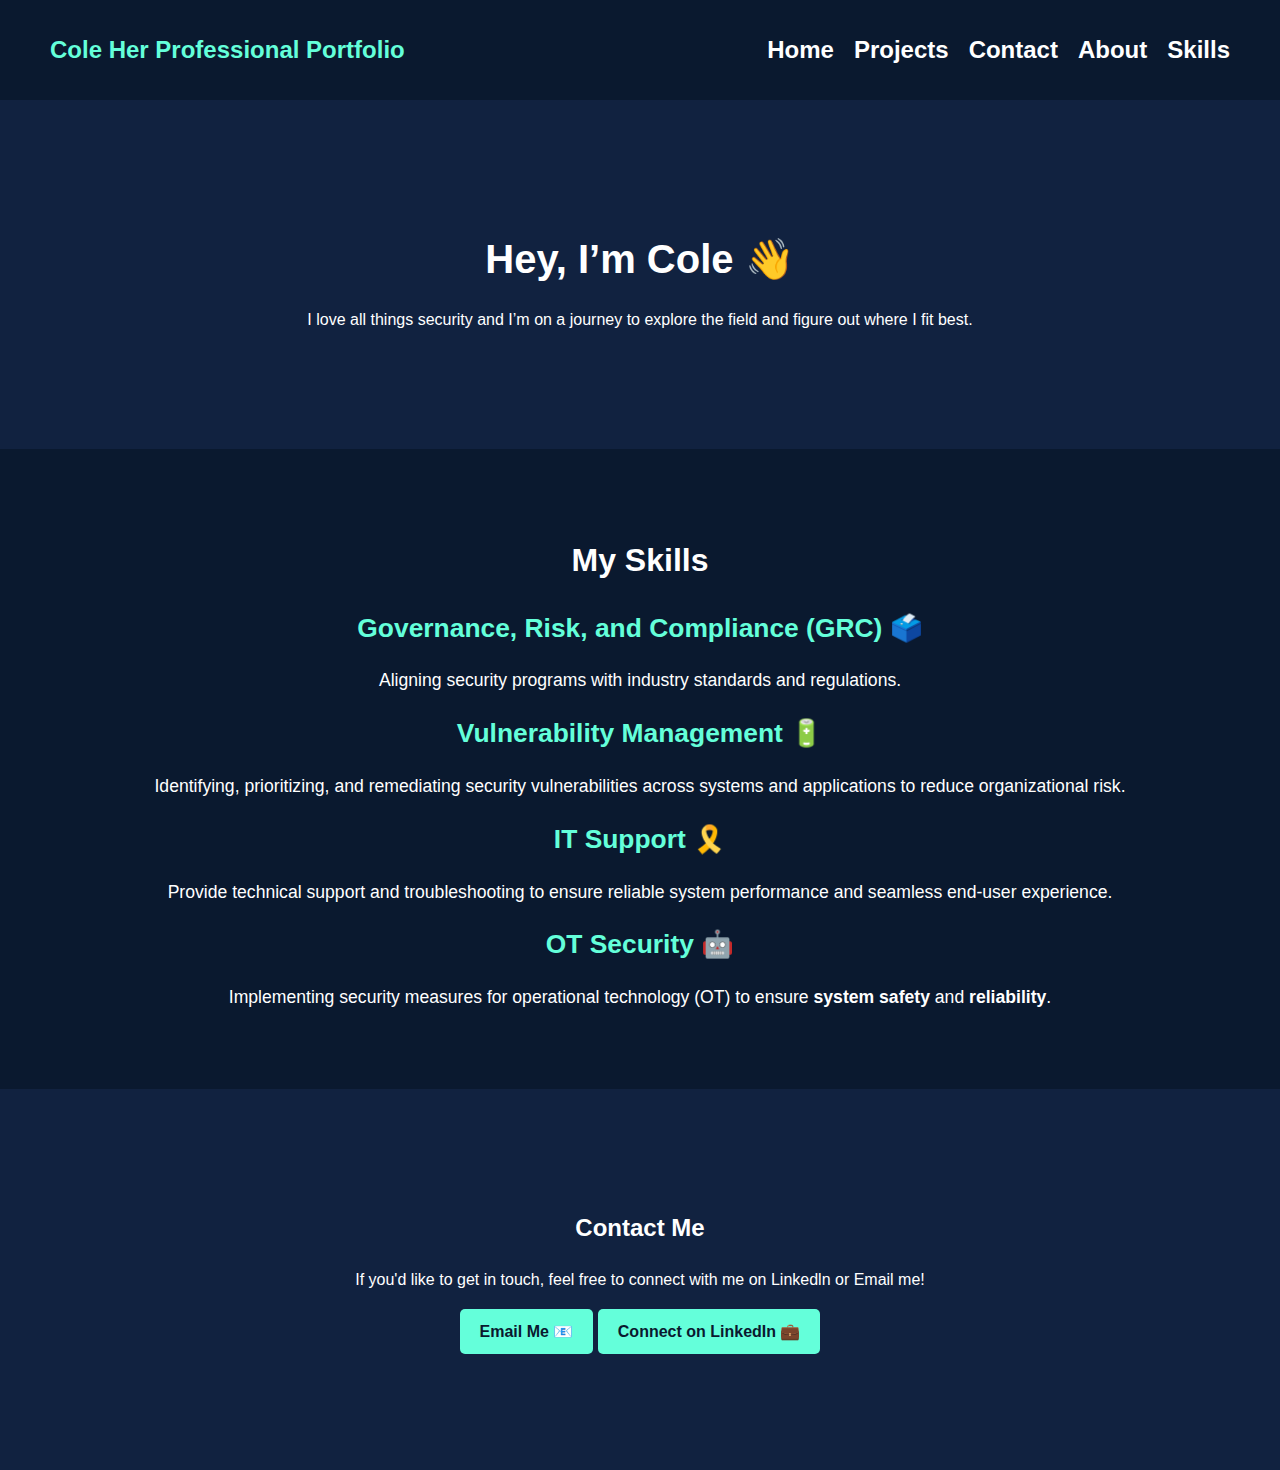
<file: index.html>
<!DOCTYPE html>
<html>
<head>
  <link rel="stylesheet" href="style1.css">
    <title>Cole Her Professional Portfolio</title>
</head>
<body>


 <nav class="navbar">
    <div class="logo">Cole Her Professional Portfolio</div>
    <ul class="nav-links">
      <li><a href="index.html">Home</a></li>
      <li class="dropdown">
        <a href="#Projects">Projects</a>
        <ul class="dropdown-content">
          <li><a href="Other.html">Groundwork</a></li>
          <li><a href="Red.html">Psychology</a></li>
        </ul>
      </li>
      <li><a href="index.html#contact">Contact</a></li>
      <li><a href="About.html">About</a></li>
      <li><a href="index.html#skills">Skills</a></li>
      </li>
    </ul>
  </nav>

 <!-- Hero Section -->
<section id="home" class="hero">
  <h1>Hey, I’m Cole 👋 </h1>
  <p>I love all things security and I’m on a journey to explore the field and figure out where I fit best.</p>

 
</section>

<!--Skills Section -->
<section id="skills" class="skills">
<h2>My Skills</h2>
<ul>
  <li>Governance, Risk, and Compliance (GRC) 🗳️</li>
  <p>Aligning security programs with industry standards and regulations.</p>
  <li>Vulnerability Management 🔋</li>
  <p>Identifying, prioritizing, and remediating security vulnerabilities across systems and applications to reduce organizational risk.</p>
  <li>IT Support 🎗️</li>
  <p>Provide technical support and troubleshooting to ensure reliable system performance and seamless end-user experience.</p>
  <li>OT Security 🤖</li>
  <p>Implementing security measures for operational technology (OT) to ensure <strong>system safety</strong> and <strong>reliability</strong>.</p>
</ul>
</section>

</section>
<section>
  <section id="contact">
    <h2>Contact Me</h2>
    <p>If you'd like to get in touch, feel free to connect with me on Linkedln or Email me!</p>
    <ul>
      <a href="mailto:coleher20@gmail.com" target="_blank" class="btn">Email Me 📧</a>
      <a href="https://www.linkedin.com/in/cole-yohan-her/" target="_blank" class="btn">Connect on LinkedIn 💼</a>

      
    </ul>
  </section>
</section>

</body>
</file>
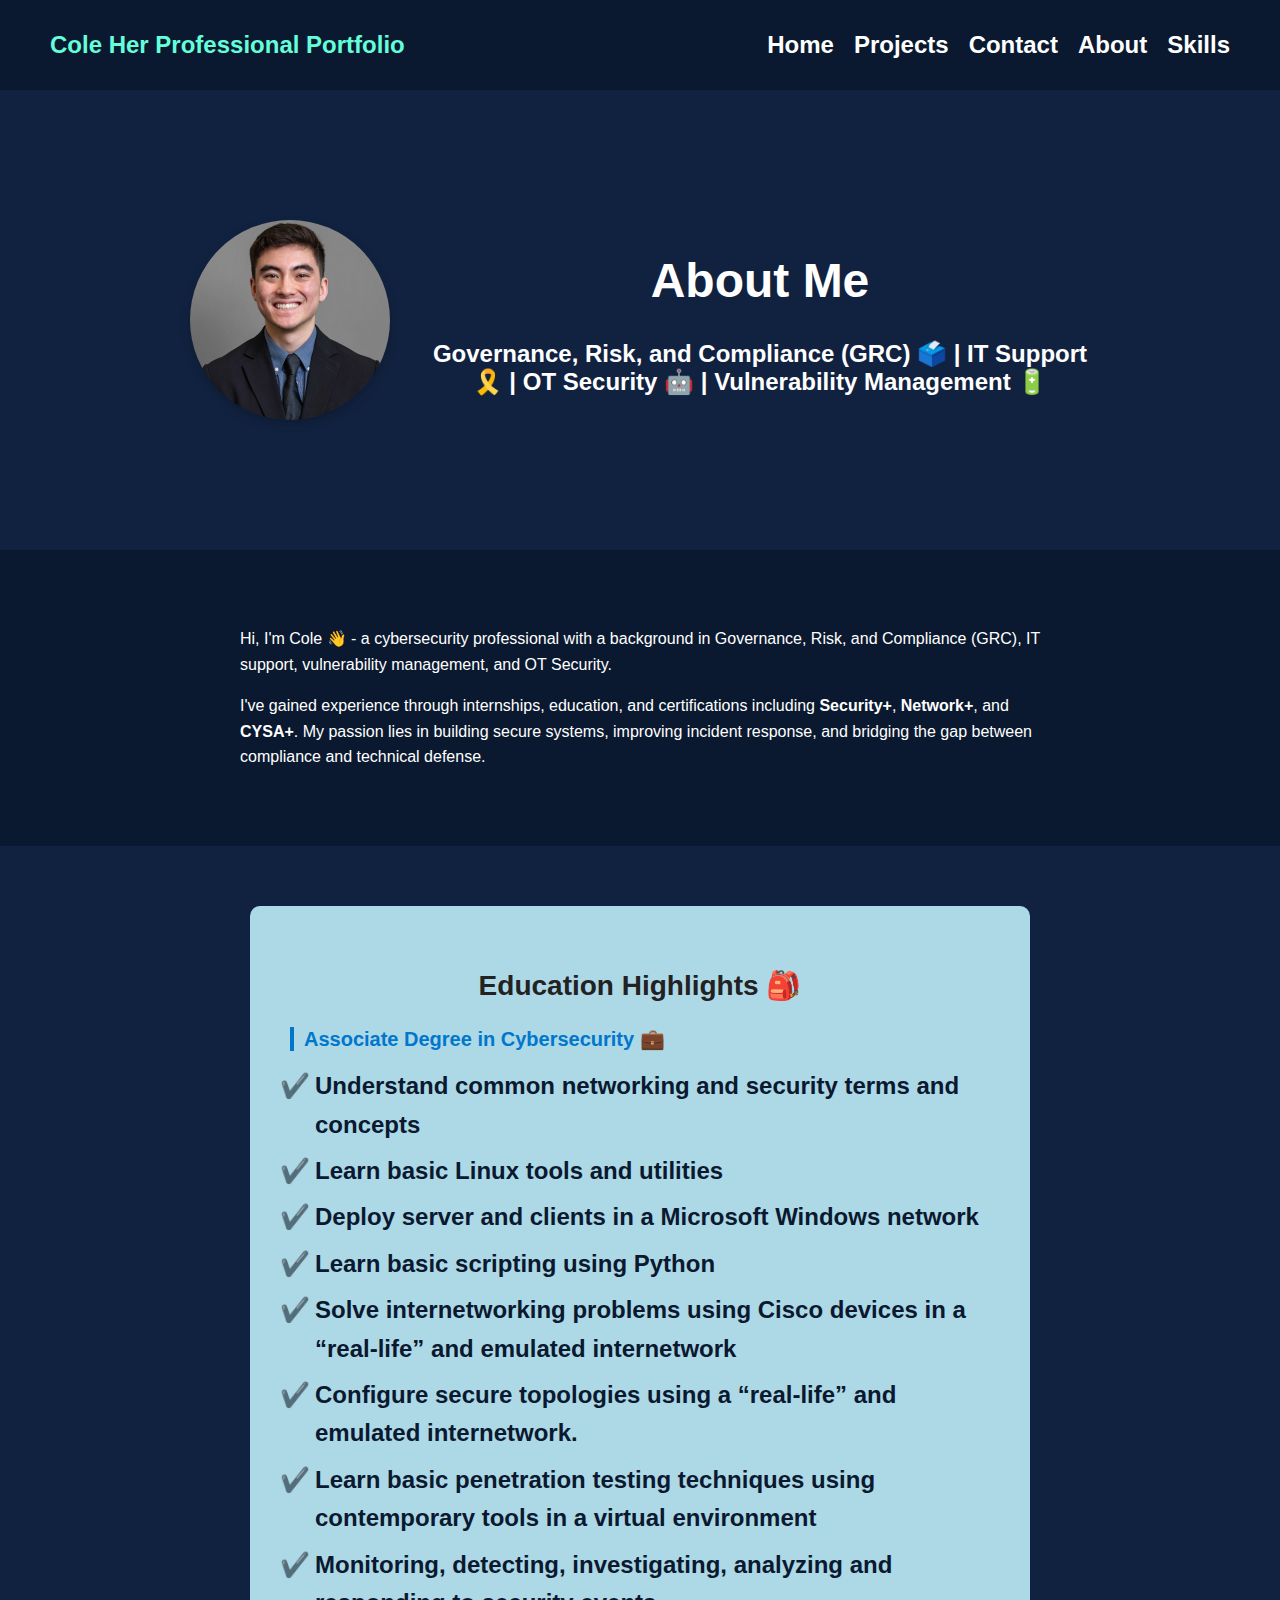
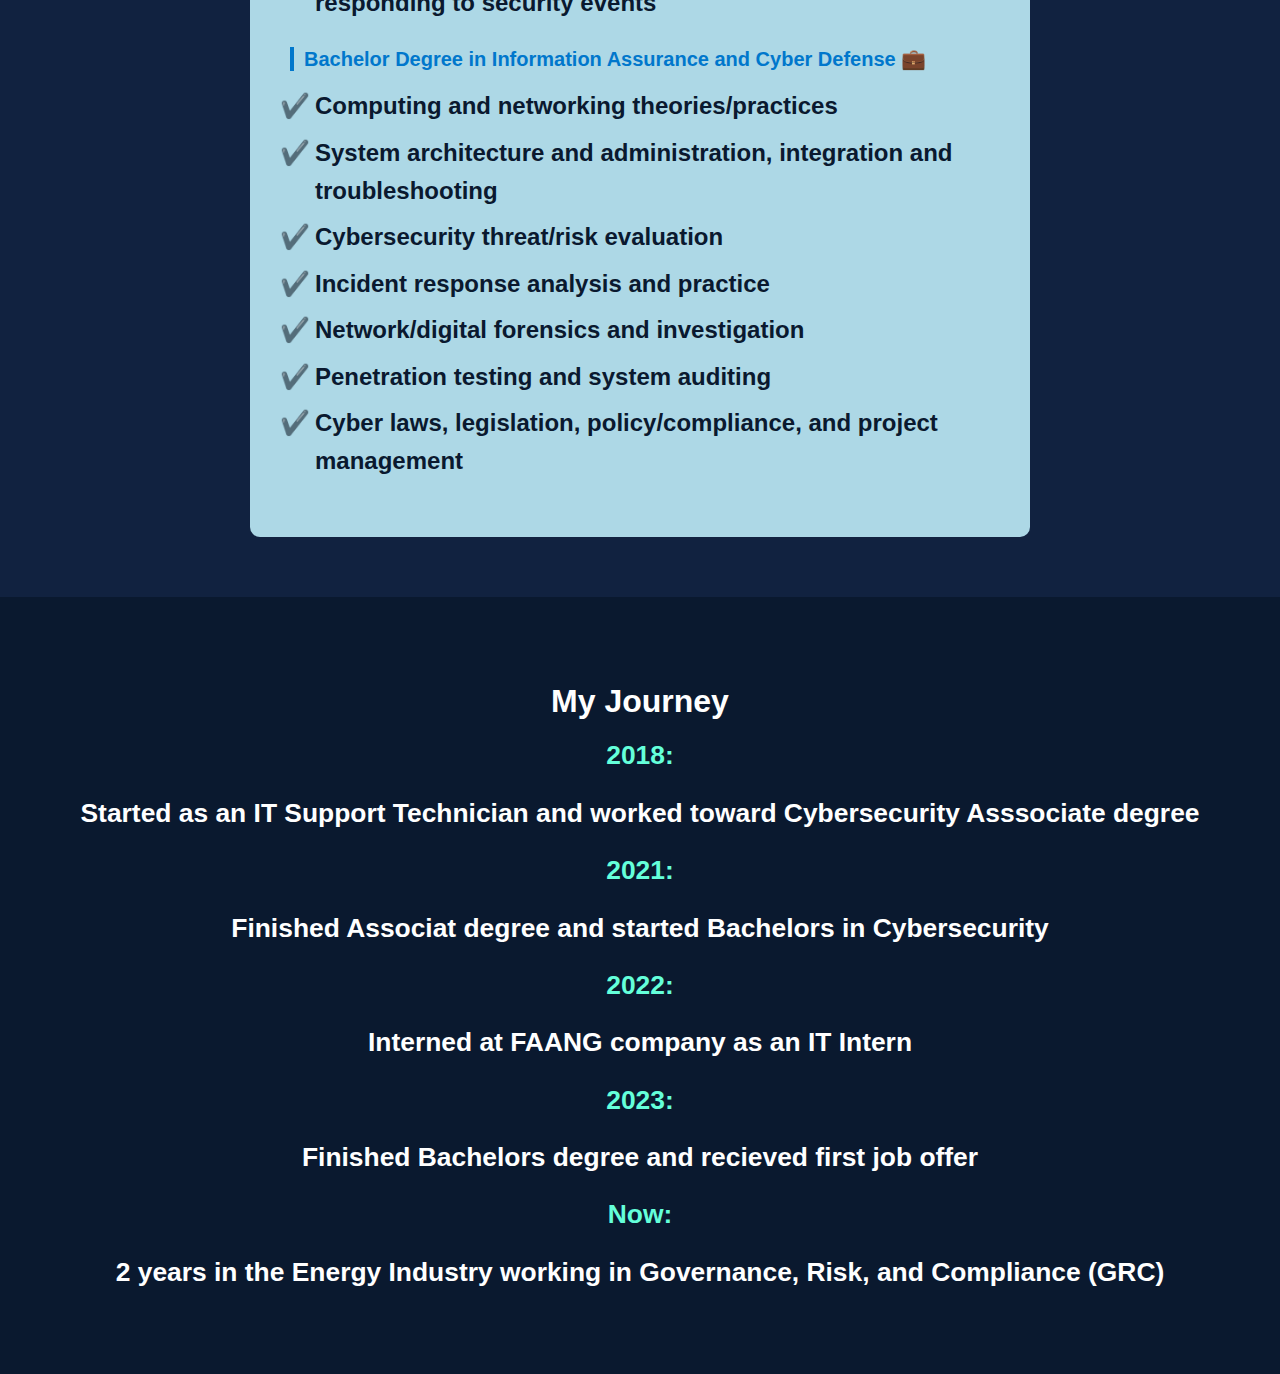
<file: About.html>
<!DOCTYPE html>
<link rel="stylesheet" href="style2.css">
<body>
<nav class="navbar">
 <div class="logo">Cole Her Professional Portfolio</div>
 <ul>
    
  <nav class="nav-links">
  <li><a href="index.html">Home</a></li>
  <li class="dropdown">
   <a href="#Projects">Projects</a>
    <ul class="dropdown-content">
      <li><a href="Other.html">Groundwork</a></li>
    </ul>
  </li>
  <li><a href="index.html#contact">Contact</a></li>
  <li><a href="About.html">About</a></li>
  <li><a href="index.html#skills">Skills</a></li>
  </ul>
</nav>

    <section class="about-hero">
        <div class="about-container">
            <img src="Me.jpg" alt="Cole's photo" class="profile-pic">
            <div class="about-text">
    <h1>About Me</h1>
    <p>Governance, Risk, and Compliance (GRC) 🗳️ | IT Support 🎗️ | OT Security 🤖 | Vulnerability Management 🔋</p>
      </div>
        </div>
    </section>
<section class="about-content">
    <p>
        Hi, I'm Cole 👋 - a cybersecurity professional with a background in Governance, Risk, and Compliance (GRC), IT support, vulnerability management, and OT Security.
    </p>
    <p>
        I've gained experience through internships, education, and certifications including <strong>Security+</strong>, <strong>Network+</strong>,
        and <strong>CYSA+</strong>. My passion lies in building secure systems, improving incident response, and bridging the gap between 
        compliance and technical defense.
    </p>
</section>

<section class="light">
<section id="highlights">
    <h2>Education Highlights 🎒</h2>
    <div class="degree">
        <h3><strong>Associate Degree in Cybersecurity 💼</strong></h3>
        <ul>
            <li>Understand common networking and security terms and concepts</li>
            <li>Learn basic Linux tools and utilities</li>
            <li>Deploy server and clients in a Microsoft Windows network</li>
            <li>Learn basic scripting using Python</li>
            <li>Solve internetworking problems using Cisco devices in a “real-life” and emulated internetwork</li>
            <li>Configure secure topologies using a “real-life” and emulated internetwork.</li>
            <li>Learn basic penetration testing techniques using contemporary tools in a virtual environment</li>
            <li>Monitoring, detecting, investigating, analyzing and responding to security events</li>
        </ul>
    </div>
    <div class="degree">
        <h3><strong>Bachelor Degree in Information Assurance and Cyber Defense 💼</strong>  </h3>
        <ul>
            <li>Computing and networking theories/practices</li>
            <li>System architecture and administration, integration and troubleshooting</li>
            <li>Cybersecurity threat/risk evaluation</li>
            <li>Incident response analysis and practice</li>
            <li>Network/digital forensics and investigation</li>
            <li>Penetration testing and system auditing</li>
            <li>Cyber laws, legislation, policy/compliance, and project management</li>
        </ul>
    </div>
</section>
</section>

<section class="about-timeline">
    <h2>My Journey</h2>
    <ul>
        <li><strong>2018:</strong> <li>
        <p>Started as an IT Support Technician and worked toward Cybersecurity Asssociate degree </p>
        <li><strong>2021:</strong> <li>
        <p>Finished Associat degree and started Bachelors in Cybersecurity</p> 
        <li><strong>2022:</strong> <li>
        <p>Interned at FAANG company as an IT Intern</p>
        <li><strong>2023:</strong> <li>
        <p>Finished Bachelors degree and recieved first job offer<p>
        <li><strong>Now:</strong> <li>
        <p> 2 years in the Energy Industry working in Governance, Risk, and Compliance (GRC)</p>
    </ul>
</section>

</body>
</file>
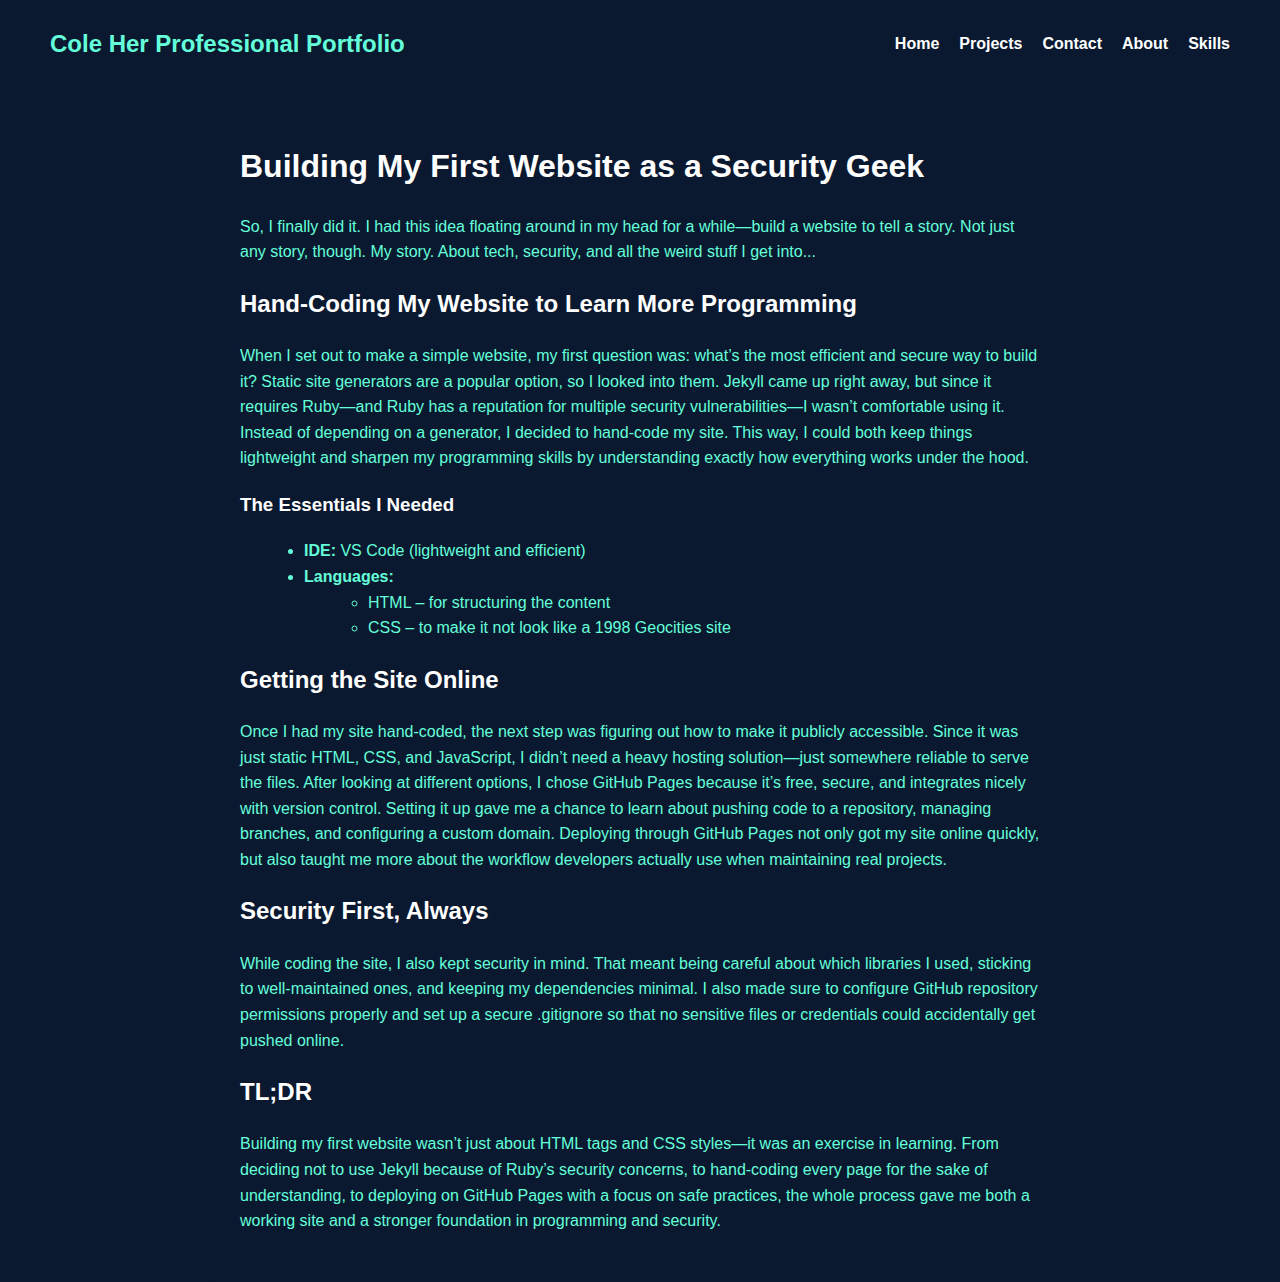
<file: Other.html>
<!DOCTYPE html>
<html lang="en">
<head>
  <meta charset="UTF-8" />
  <meta name="viewport" content="width=device-width, initial-scale=1.0" />
  <title>Cole Her Portfolio</title>
  <link rel="stylesheet" href="style4.css" />
</head>
<body>
  <nav class="navbar">
    <div class="logo">Cole Her Professional Portfolio</div>
    <ul class="nav-links">
      <li><a href="index.html">Home</a></li>
      <li class="dropdown">
        <a href="#Projects">Projects</a>
        <ul class="dropdown-content">
        <li><a href="Red.html">Psychology</a></li>
        </ul>
      </li>
      <li><a href="index.html#contact">Contact</a></li>
      <li><a href="About.html">About</a></li>
      <li><a href="index.html#skills">Skills</a></li>
    </ul>
  </nav>

  <main class="content">
    <h1>Building My First Website as a Security Geek</h1>
    <p>
      So, I finally did it. I had this idea floating around in my head for a while—build a website to tell a story.
      Not just any story, though. My story. About tech, security, and all the weird stuff I get into...
    </p>

    <h2><strong>Hand-Coding My Website to Learn More Programming</strong></h2>
    <p>
      When I set out to make a simple website, my first question was: what’s the most efficient and secure way to build it? 
      Static site generators are a popular option, so I looked into them. Jekyll came up right away, but since it requires 
      Ruby—and Ruby has a reputation for multiple security vulnerabilities—I wasn’t comfortable using it. Instead of depending
      on a generator, I decided to hand-code my site. This way, I could both keep things lightweight and sharpen my programming
      skills by understanding exactly how everything works under the hood.
    </p>

    <h3><strong>The Essentials I Needed</strong></h3>
    <ul>
      <li><strong>IDE:</strong> VS Code (lightweight and efficient)</li>
      <li><strong>Languages:</strong>
        <ul>
          <li>HTML – for structuring the content</li>
          <li>CSS – to make it not look like a 1998 Geocities site</li>
        </ul>
      </li>
    </ul>

    <h2><strong>Getting the Site Online</strong></h2>
    <p>
      Once I had my site hand-coded, the next step was figuring out how to make it publicly accessible.
      Since it was just static HTML, CSS, and JavaScript, I didn’t need a heavy hosting solution—just somewhere reliable
      to serve the files. After looking at different options, I chose GitHub Pages because it’s free, secure, and integrates
      nicely with version control. Setting it up gave me a chance to learn about pushing code to a repository, managing branches,
      and configuring a custom domain. Deploying through GitHub Pages not only got my site online quickly, 
      but also taught me more about the workflow developers actually use when maintaining real projects.
    </p>

    <h2><strong>Security First, Always</strong></h2>
    <p>
      While coding the site, I also kept security in mind. That meant being careful about which libraries I used,
      sticking to well-maintained ones, and keeping my dependencies minimal. I also made sure to configure GitHub 
      repository permissions properly and set up a secure .gitignore so that no sensitive files or credentials could 
      accidentally get pushed online.
    </p>

    <p>
    <h2><strong>TL;DR</strong></h2>
    Building my first website wasn’t just about HTML tags and CSS styles—it was an exercise in learning. 
    From deciding not to use Jekyll because of Ruby’s security concerns, to hand-coding every page for the sake of understanding,
    to deploying on GitHub Pages with a focus on safe practices, the whole process gave me both a working site and a stronger 
    foundation in programming and security.
    </p>
  </main>
</body>
</html>
</file>
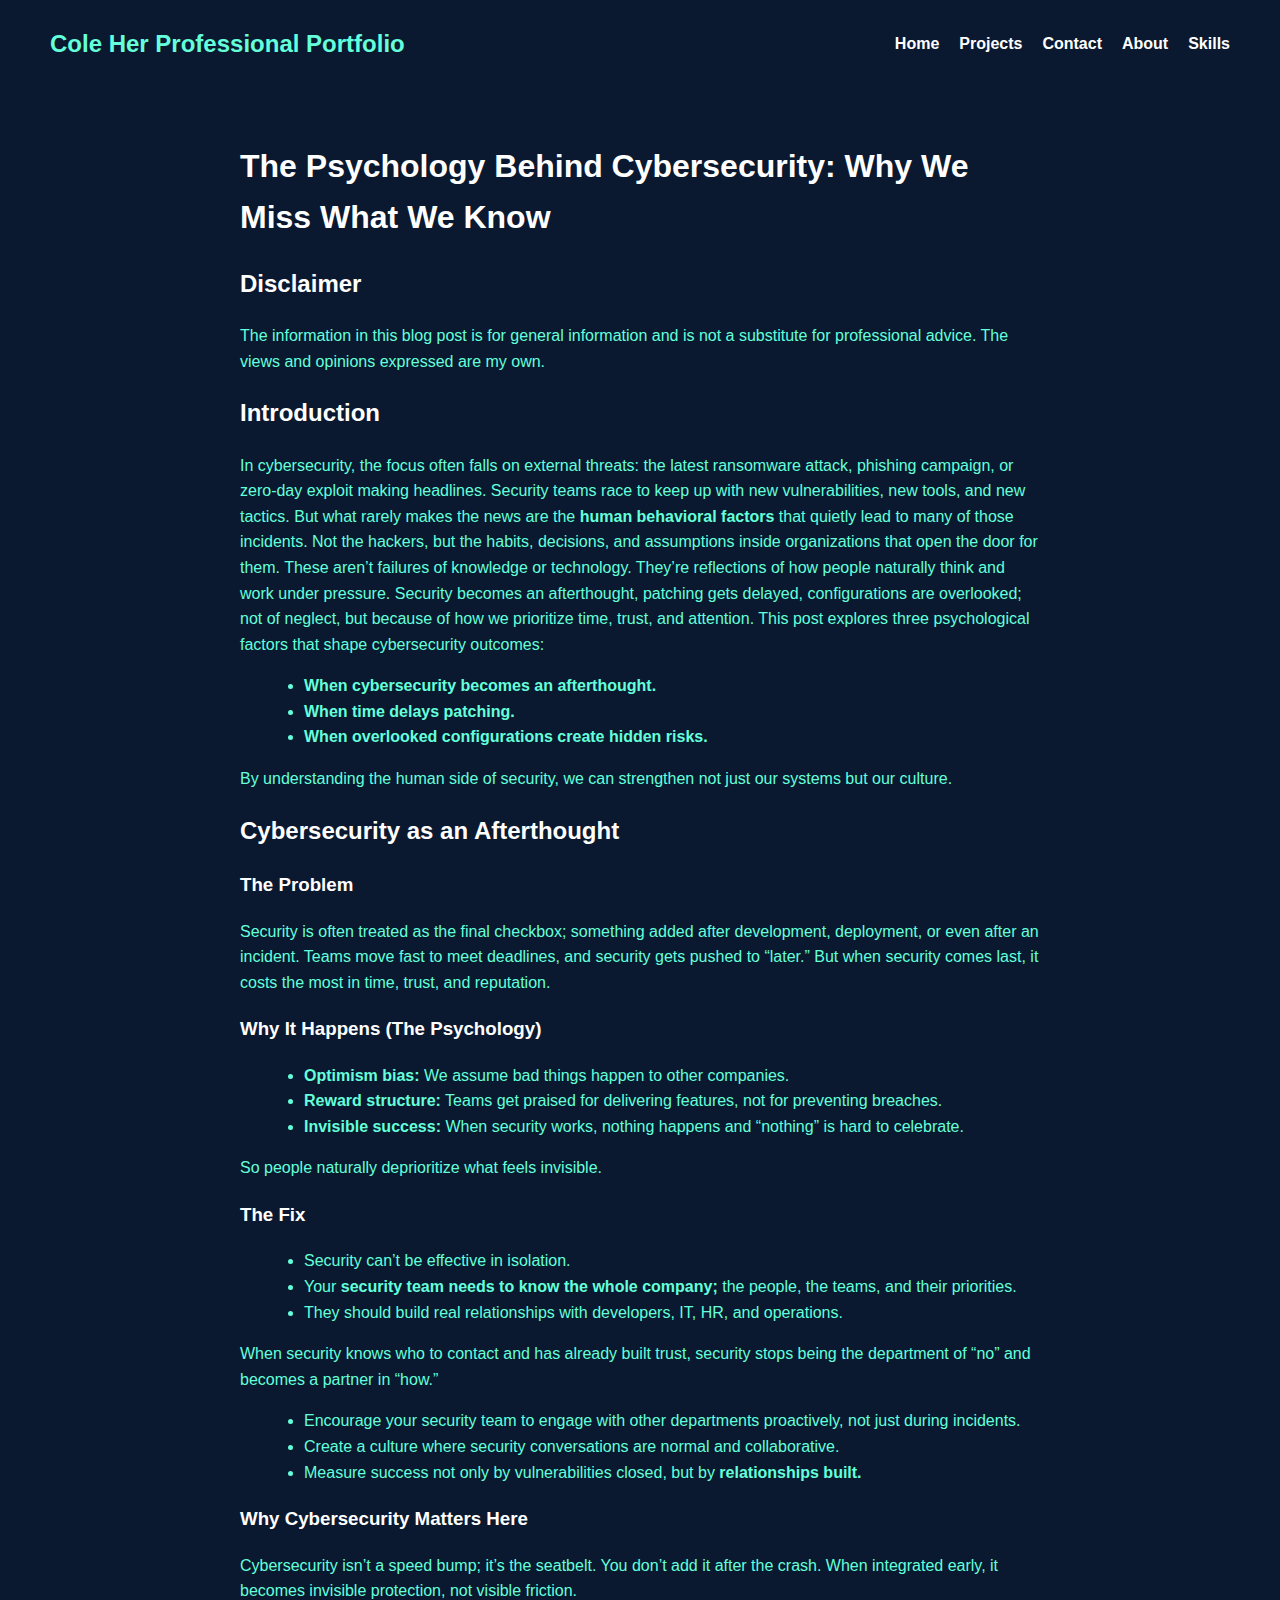
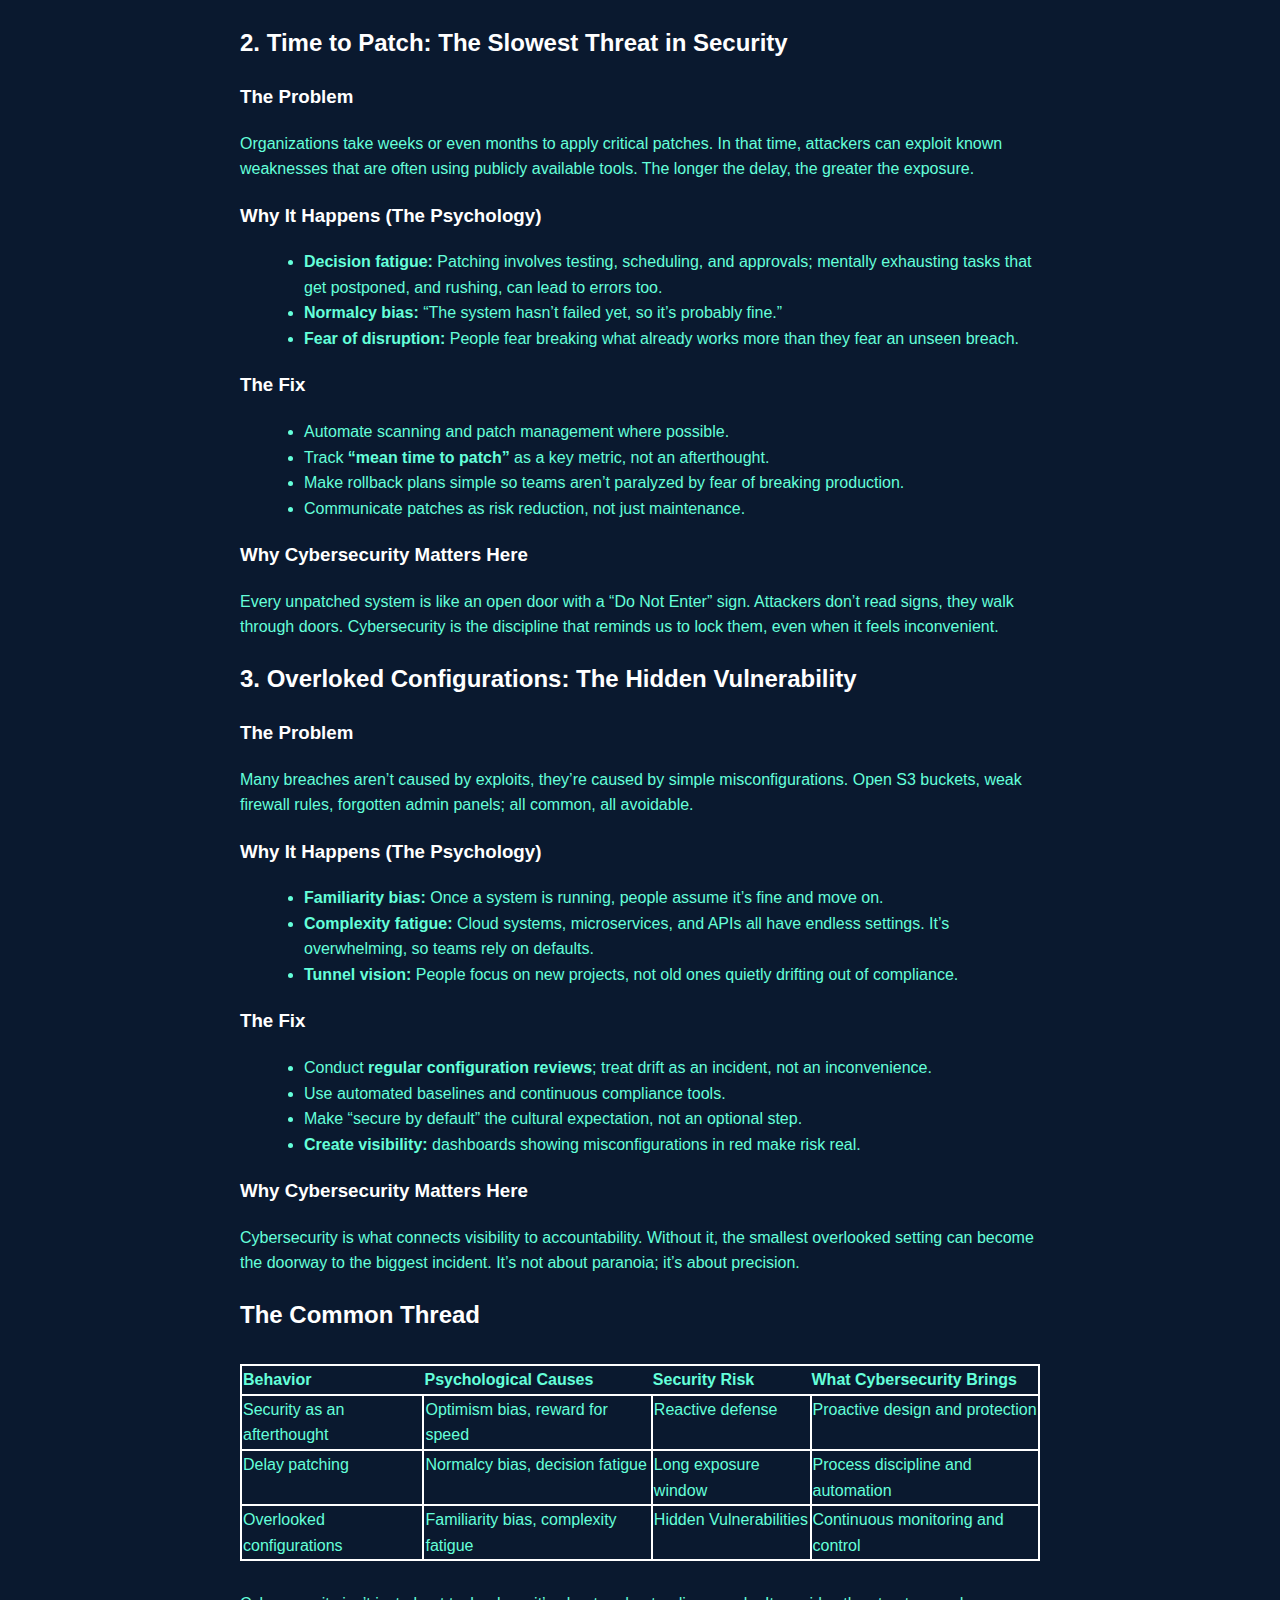
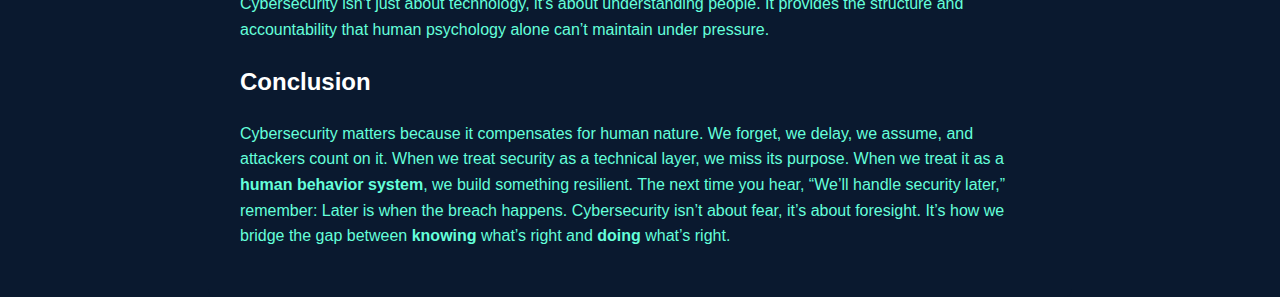
<file: Red.html>
<!DOCTYPE html>
<html lang="en">
<head>
  <meta charset="UTF-8" />
  <meta name="viewport" content="width=device-width, initial-scale=1.0" />
  <title>Cole Her Portfolio</title>
  <link rel="stylesheet" href="style5.css" />
</head>
<body>
  <nav class="navbar">
    <div class="logo">Cole Her Professional Portfolio</div>
    <ul class="nav-links">
      <li><a href="index.html">Home</a></li>
       <li class="dropdown">
        <a href="#Projects">Projects</a>
        <ul class="dropdown-content">
          <li><a href="Other.html">Groundwork</a></li>
        </ul>
      </li>
      <li><a href="index.html#contact">Contact</a></li>
      <li><a href="About.html">About</a></li>
      <li><a href="index.html#skills">Skills</a></li>
    </ul>
  </nav>

  <main class="content">
<h1>The Psychology Behind Cybersecurity: Why We Miss What We Know</h1>

<h2>Disclaimer</h2>
<p>The information in this blog post is for general information and is not a substitute for professional advice. 
  The views and opinions expressed are my own.</p>
<h2>Introduction</h2>
<p>
  In cybersecurity, the focus often falls on external threats: the latest ransomware attack, phishing campaign, or zero-day exploit making headlines.
 Security teams race to keep up with new vulnerabilities, new tools, and new tactics.
But what rarely makes the news are the <strong>human behavioral factors</strong> that quietly lead to many of those incidents.
Not the hackers, but the habits, decisions, and assumptions inside organizations that open the door for them.
These aren’t failures of knowledge or technology. They’re reflections of how people naturally think and work under pressure.
 Security becomes an afterthought, patching gets delayed, configurations are overlooked; not of neglect, but because of how we prioritize time, trust, and attention.

This post explores three psychological factors that shape cybersecurity outcomes:

<ul>
<li><strong>When cybersecurity becomes an afterthought.</strong></li>


<li><strong>When time delays patching.</strong></li>


<li><strong>When overlooked configurations create hidden risks.</strong></li>
</ul>

By understanding the human side of security, we can strengthen not just our systems but our culture.
</p>

<h2>Cybersecurity as an Afterthought</h2>

<h3>The Problem</h3>

<p>Security is often treated as the final checkbox; something added after development, deployment, or even after an incident.
Teams move fast to meet deadlines, and security gets pushed to “later.”
But when security comes last, it costs the most in time, trust, and reputation.
</p>

<h3>Why It Happens (The Psychology)</h3>

<p>
<ul>
<li><strong>Optimism bias:</strong> We assume bad things happen to other companies.</li>
<li><strong>Reward structure:</strong> Teams get praised for delivering features, not for preventing breaches.</li>
<li><strong>Invisible success:</strong> When security works, nothing happens and “nothing” is hard to celebrate.</li>
</ul>
So people naturally deprioritize what feels invisible.
</p>

<h3>The Fix</h3>

<p>
<ul>
<li>Security can’t be effective in isolation.</li>
<li>Your <strong>security team needs to know the whole company;</strong> the people, the teams, and their priorities.</li>
<li>They should build real relationships with developers, IT, HR, and operations.</li>
</ul>
When security knows who to contact and has already built trust, security stops being the department 
of “no” and becomes a partner in “how.”
<ul>
<li>Encourage your security team to engage with other departments proactively, not just during incidents.</li>


<li>Create a culture where security conversations are normal and collaborative.</li>


<li>Measure success not only by vulnerabilities closed, but by <strong>relationships built.</strong></li>
</ul>
</p>

<h3>Why Cybersecurity Matters Here</h3>

<p>
Cybersecurity isn’t a speed bump; it’s the seatbelt. You don’t add it after the crash.
When integrated early, it becomes invisible protection, not visible friction.
</p>

<h2>2. Time to Patch: The Slowest Threat in Security</h2>

<h3>The Problem</h3>

<p>Organizations take weeks or even months to apply critical patches.
 In that time, attackers can exploit known weaknesses that are often using publicly available tools.
 The longer the delay, the greater the exposure.</p>

 <h3>Why It Happens (The Psychology)</h3>

 <p>
<ul>
<li><strong>Decision fatigue:</strong> Patching involves testing, scheduling, and approvals; mentally exhausting tasks that
   get postponed, and rushing, can lead to errors too.</li>


<li><strong>Normalcy bias:</strong> “The system hasn’t failed yet, so it’s probably fine.”</li>

<li><strong>Fear of disruption:</strong> People fear breaking what already works more than they fear an unseen breach.</li>
</ul>
 </p>

 <h3>The Fix</h3>

 <p>
<ul>
<li>Automate scanning and patch management where possible.</li>


<li>Track <strong>“mean time to patch”</strong> as a key metric, not an afterthought.</li>


<li>Make rollback plans simple so teams aren’t paralyzed by fear of breaking production.</li>


<li>Communicate patches as risk reduction, not just maintenance.</li>
</ul>
 </p>

 <h3>Why Cybersecurity Matters Here</h3>

 <p>Every unpatched system is like an open door with a “Do Not Enter” sign.
 Attackers don’t read signs, they walk through doors.
 Cybersecurity is the discipline that reminds us to lock them, even when it feels inconvenient.</p>

 <h2>3. Overloked Configurations: The Hidden Vulnerability</h2>

 <h3>The Problem</h3>
 
 <p>
Many breaches aren’t caused by exploits, they’re caused by simple misconfigurations.
Open S3 buckets, weak firewall rules, forgotten admin panels; all common, all avoidable.
 </p>

 <h3>Why It Happens (The Psychology)</h3>

 <p> 
<ul>
<li><strong>Familiarity bias:</strong> Once a system is running, people assume it’s fine and move on.</li>


<li><strong>Complexity fatigue:</strong> Cloud systems, microservices, and APIs all have endless settings. It’s overwhelming, so teams rely on defaults.</li>


<li><strong>Tunnel vision:</strong> People focus on new projects, not old ones quietly drifting out of compliance.</li>
</ul>
 </p>

 <h3>The Fix</h3>

 <p>

  <ul>
<li>Conduct <strong>regular configuration reviews</strong>; treat drift as an incident, not an inconvenience.</li>


<li>Use automated baselines and continuous compliance tools.</li>


<li>Make “secure by default” the cultural expectation, not an optional step.</li>
  
<li><strong>Create visibility:</strong> dashboards showing misconfigurations in red make risk real.</li>
</ul>
 </p>
 <h3>Why Cybersecurity Matters Here</h3>
 <p>
Cybersecurity is what connects visibility to accountability.
 Without it, the smallest overlooked setting can become the doorway to the biggest incident.
 It’s not about paranoia; it’s about precision.
 </p>

 <h2>The Common Thread</h2>

 <table class="table">
  <tr>
    <th>Behavior</th>
    <th>Psychological Causes</th>
    <th>Security Risk</th>
    <th>What Cybersecurity Brings</th>
  </tr>
  <tr>
    <td>Security as an afterthought</td>
    <td>Optimism bias, reward for speed</td>
    <td>Reactive defense</td>
    <td>Proactive design and protection</td>
  </tr>
  <tr> 
    <td>Delay patching</td>
    <td>Normalcy bias, decision fatigue</td>
    <td>Long exposure window</td>
    <td>Process discipline and automation</td>
  </tr>
  <tr>
    <td>Overlooked configurations</td>
    <td>Familiarity bias, complexity fatigue</td>
    <td>Hidden Vulnerabilities</td>
    <td>Continuous monitoring and control</td>
  </tr>
 </table>
 <p>Cybersecurity isn’t just about technology, it’s about understanding people.
 It provides the structure and accountability that human psychology alone can’t maintain under pressure.</p>

<h2>Conclusion</h2>
<p>Cybersecurity matters because it compensates for human nature.
We forget, we delay, we assume, and attackers count on it.
When we treat security as a technical layer, we miss its purpose.
When we treat it as a <strong>human behavior system</strong>, we build something resilient.
The next time you hear, “We’ll handle security later,” remember:
Later is when the breach happens.
Cybersecurity isn’t about fear, it’s about foresight.
It’s how we bridge the gap between <strong>knowing</strong> what’s right and <strong>doing</strong> what’s right.
</p>
</main>
</file>
<file: style1.css>
/*Navigation Bar Text*/


li {
  color: #64ffda;
  font-size: 1.5em;
  font-weight: bold
  
}

.navbar {
  background-color: #0a192f;
  display: flex; 
  justify-content: space-between;
  align-items: center;
  padding: 15px 50px;
}

.logo {
   color: #64ffda;
  font-size:1.5em;
  font-weight: bold;
}

.nav-links {
  list-style:none;
  display:flex; 
  gap: 20px;
}

.nav-links li {
  position: relative;
  font-weight: bold;
}

.nav-links a {
 color: white; 
 text-decoration: none;
 font-size: 1em;
 transition: 0.3s;
}

.nav-links a:hover {
  color: #64ffda;
}

.dropdown-content {
  display:none;
  position: absolute;
  top: 100%; 
  left: 0; 
  background: #112240;
  list-style:none; 
  padding: 10px 0;
  border-radius: 4px;
}

.dropdown-content li {
  display: block;
}

.dropdown-content a {
  display: block;
  padding: 0.5rem;
  color: #fff;
}

.dropdown:hover .dropdown-content {
  display: block;
}

.logo{
   color: #64ffda;
  font-size:1.5em;
  font-weight: bold;
} 
.nav-links a:hover{
  color: #64ffda;
}

body{
  margin: 0;
  padding: 0;
  font-family: Arial, sans-serif;
  background-color: #0a192f;
  color: #64ffda;
  line-height: 1.6;
}

/* Dropdown menu*/ 
.dropdown-content{
  display:none;
  position: absolute;
  top: 100%; 
  left: 0; 
  background: #112240;
  list-style:none; 
  padding: 10px 0;
  border-radius: 4px;

}

.navbar .dropdown .dropdown-content {
  font-size: 0.85rem;
  box-shadow: 0 6px 30px rgba(0,0,0.25);
  border-radius: 6px;
  overflow:hidden;
}


.dropdown:hover .dropdown-content{
  display: block;
}

.hero{
  text-align: center;
  padding: 100px 20px;
  background: #112240;
  color: white;
}

.hero h1{
  font-size: 2.5em; 
  margin-bottom: 10px;
}

.btn {
  display: inline-block;
  padding: 10px 20px; 
  background: #64ffda;
  color: #0a192f;
  font-weight: bold;
  border-radius: 5px; 
  text-decoration: none;
  transition: 0.3s;
}

.btn:hover{
  background: white;
  color: #0a192f;
}

/* Skills Section */
.skills {
  padding: 60px 20px;
  text-align: center;
  background: #0a192f;
}

.skills h2 {
  font-size: 2em;
  margin-bottom: 20px;
  color: white;
}

.skills ul{
  list-style: none;
  padding: 0;
  font-size: 1.1em;
}

.skills li{
  margin: 10px 0;
}

.skills p{
  margin: 20 px auto;
  color: white;
}

#contact {
  text-align: center;
  padding: 100px 20px;
  background: #112240;
  color: white;
}

#contact ul {
  list-style: none; 
  padding: 0;
}

#contact ul li {
  margin: 8px 0;
}
</file>
<file: style2.css>
.about-hero {
  padding: 60px 20px;
  font-weight: bold;
  font-size: 1.5em;
  text-align: center;
  background: #112240;
  color: white
}

.about-content {
  max-width: 800px;
  margin: 40px auto;
  padding: 20px;
  line-height: 1.6;
  color:white;
}


/*Navigation Bar Text*/


li {
  color: #64ffda;
  font-size: 1.5em;
  font-weight: bold;
}

.navbar {
  display: flex; 
  justify-content: space-between;
  align-items: center;
  padding: 15px 50px;
  background: #0a192f;
}

.nav-links{
  list-style:none;
  display:flex; 
  gap: 20px;
}

.nav-links li {
  position: relative;
}
.nav-links a {
 color: white; 
 text-decoration: none;
 font-size: 1em;
 transition: 0.3s;
}
.logo{
  color: #64ffda;
  font-size:1.5em;
  font-weight: bold;
} 
.nav-links a:hover{
  color: #64ffda;
}

body{
    margin: 0;
    font-family: Arial, sans-serif;
    background: #0a192f;
}

/* Dropdown menue*/ 
.dropdown-content{
  display:none;
  position: absolute;
  top: 100%; 
  left: 0; 
  background: #112240;
  list-style:none; 
  padding: 10px 0;
  border-radius: 4px;

}

.navbar .dropdown .dropdown-content {
  font-size: 0.85rem;
  box-shadow: 0 6px 30px rgba(0,0,0.25);
  border-radius: 6px;
  overflow:hidden;
}


.dropdown:hover .dropdown-content{
  display: block;
}

.about-highlights {
  padding: 60px 20px;
  text-align: center;
  background:  #112240;
}

.about-highlights h2{
  font-size: 2em;
  margin-bottom: 20px;
  color: white;
}

.about-highlights ul{
  list-style: none;
  padding: 0;
  font-size: 1.1em;
}

.about-highlights li{
  margin: 10px 0;
}

.about-highlights p{
  margin: 20 px auto;
  color: white;
}


.about-content p {
  margin: 20 px auto;
  color: white;
}

.about-container {
  display: flex;
  align-items: center; 
  justify-content: center; 
  gap: 40px;
  max-width: 900px;
  margin: 50px auto;
  padding: 20px;
}

.profile-pic {
  width: 200px;
  height: 200px;
  object-fit: cover;
  border-radius: 50%;
  box-shadow: 0 4px 10px rgba(0,0,0,0.2);
}

.about-timeline {
  padding: 60px 20px;
  text-align: center;
}

.about-timeline ul{
  list-style: none;
  padding: 0;
  font-size: 1.1em;
}

.about-timeline li{
  margin: 20 px auto;
}

.about-timeline h2{
  font-size: 2em;
  margin-bottom: 20px;
  color: white;
}

.about-timeline p{
  margin: 20 px auto;
  color: white;
  font-size: 1.1;
}

.light {
    background: #112240;
    padding: 20px;
}

/* Section styling */
#highlights {

  padding: 40px;
  border-radius: 10px;
  max-width: 700px;
  margin: 40px auto;
  font-family: Arial, sans-serif;
  background: lightblue; 
}

/* Heading */
#highlights h2{
  font-size: 28px;
  margin-bottom: 20px;
  text-align: center;
  color: #222;
}

/* Degree subheading */
#highlights h3 {
  font-size: 20px;
  margin-top: 25px;
  margin-bottom: 10px;
  color: #0077cc;
  border-left: 4px solid #0077cc;
  padding-left: 10px;
}

/* Bullet points */
#highlights ul{
  list-style: none;
  padding-left: 0;
}

#highlights ul li {
  position: relative;
  margin-bottom: 8px;
  padding-left: 25px;
  line-height: 1.6;
  color:#0a192f;
}

/* Custom bullet with icon */
#highlights ul li::before {
  content:"✔️";
  color: #0077cc;
  position: absolute;
  left:-10px;
}
</file>
<file: style4.css>
/* style4.css */

body {
  margin: 0;
  padding: 0;
  font-family: Arial, sans-serif;
  background-color: #0a192f;
  color: #64ffda;
  line-height: 1.6;
}

.navbar {
  background-color: #0a192f;
  display: flex; 
  justify-content: space-between;
  align-items: center;
  padding: 15px 50px;}
  

.logo {
   color: #64ffda;
  font-size:1.5em;
  font-weight: bold;
}

.nav-links {
  list-style:none;
  display:flex; 
  gap: 20px;
}

.nav-links li {
  position: relative;
  font-weight: bold;
}

.nav-links a {
 color: white; 
 text-decoration: none;
 font-size: 1em;
 transition: 0.3s;
}

.nav-links a:hover {
  color: #64ffda;
}

.dropdown-content {
  display:none;
  position: absolute;
  top: 100%; 
  left: 0; 
  background: #112240;
  list-style:none; 
  padding: 10px 0;
  border-radius: 4px;
}

.dropdown-content li {
  display: block;
}

.dropdown-content a {
  display: block;
  padding: 0.5rem;
  color: #fff;
}

.dropdown:hover .dropdown-content {
  display: block;
}

main.content {
  padding: 2rem;
  max-width: 800px;
  margin: auto;
  background-color: #0a192f;
  border-radius: 8px;
 
}

h1, h2, h3 {
  color: white;
}

ul {
  margin-left: 1.5rem;
}

strong {
  font-weight: bold;
}
</file>
<file: style5.css>
/* style4.css */

body {
  margin: 0;
  padding: 0;
  font-family: Arial, sans-serif;
  background-color: #0a192f;
  color: #64ffda;
  line-height: 1.6;
}

.navbar {
  background-color: #0a192f;
  display: flex; 
  justify-content: space-between;
  align-items: center;
  padding: 15px 50px;}
  

.logo {
   color: #64ffda;
  font-size:1.5em;
  font-weight: bold;
}

.nav-links {
  list-style:none;
  display:flex; 
  gap: 20px;
}

.nav-links li {
  position: relative;
  font-weight: bold;
}

.nav-links a {
 color: white; 
 text-decoration: none;
 font-size: 1em;
 transition: 0.3s;
}

.nav-links a:hover {
  color: #64ffda;
}

.dropdown-content {
  display:none;
  position: absolute;
  top: 100%; 
  left: 0; 
  background: #112240;
  list-style:none; 
  padding: 10px 0;
  border-radius: 4px;
}

.dropdown-content li {
  display: block;
}

.dropdown-content a {
  display: block;
  padding: 0.5rem;
  color: #fff;
}

.dropdown:hover .dropdown-content {
  display: block;
}

main.content {
  padding: 2rem;
  max-width: 800px;
  margin: auto;
  background-color: #0a192f;
  border-radius: 8px;
 
}

h1, h2, h3 {
  color: white;
}

ul {
  margin-left: 1.5rem;
}

strong {
  font-weight: bold;
}

.table{
  width: 100%;
  border-collapse: collapse;
  margin: 30px 0;
  text-align: left;
}

.table td{
  vertical-align: top;
}

.table, .table td{
  border: 2px solid #fff;
}
</file>
